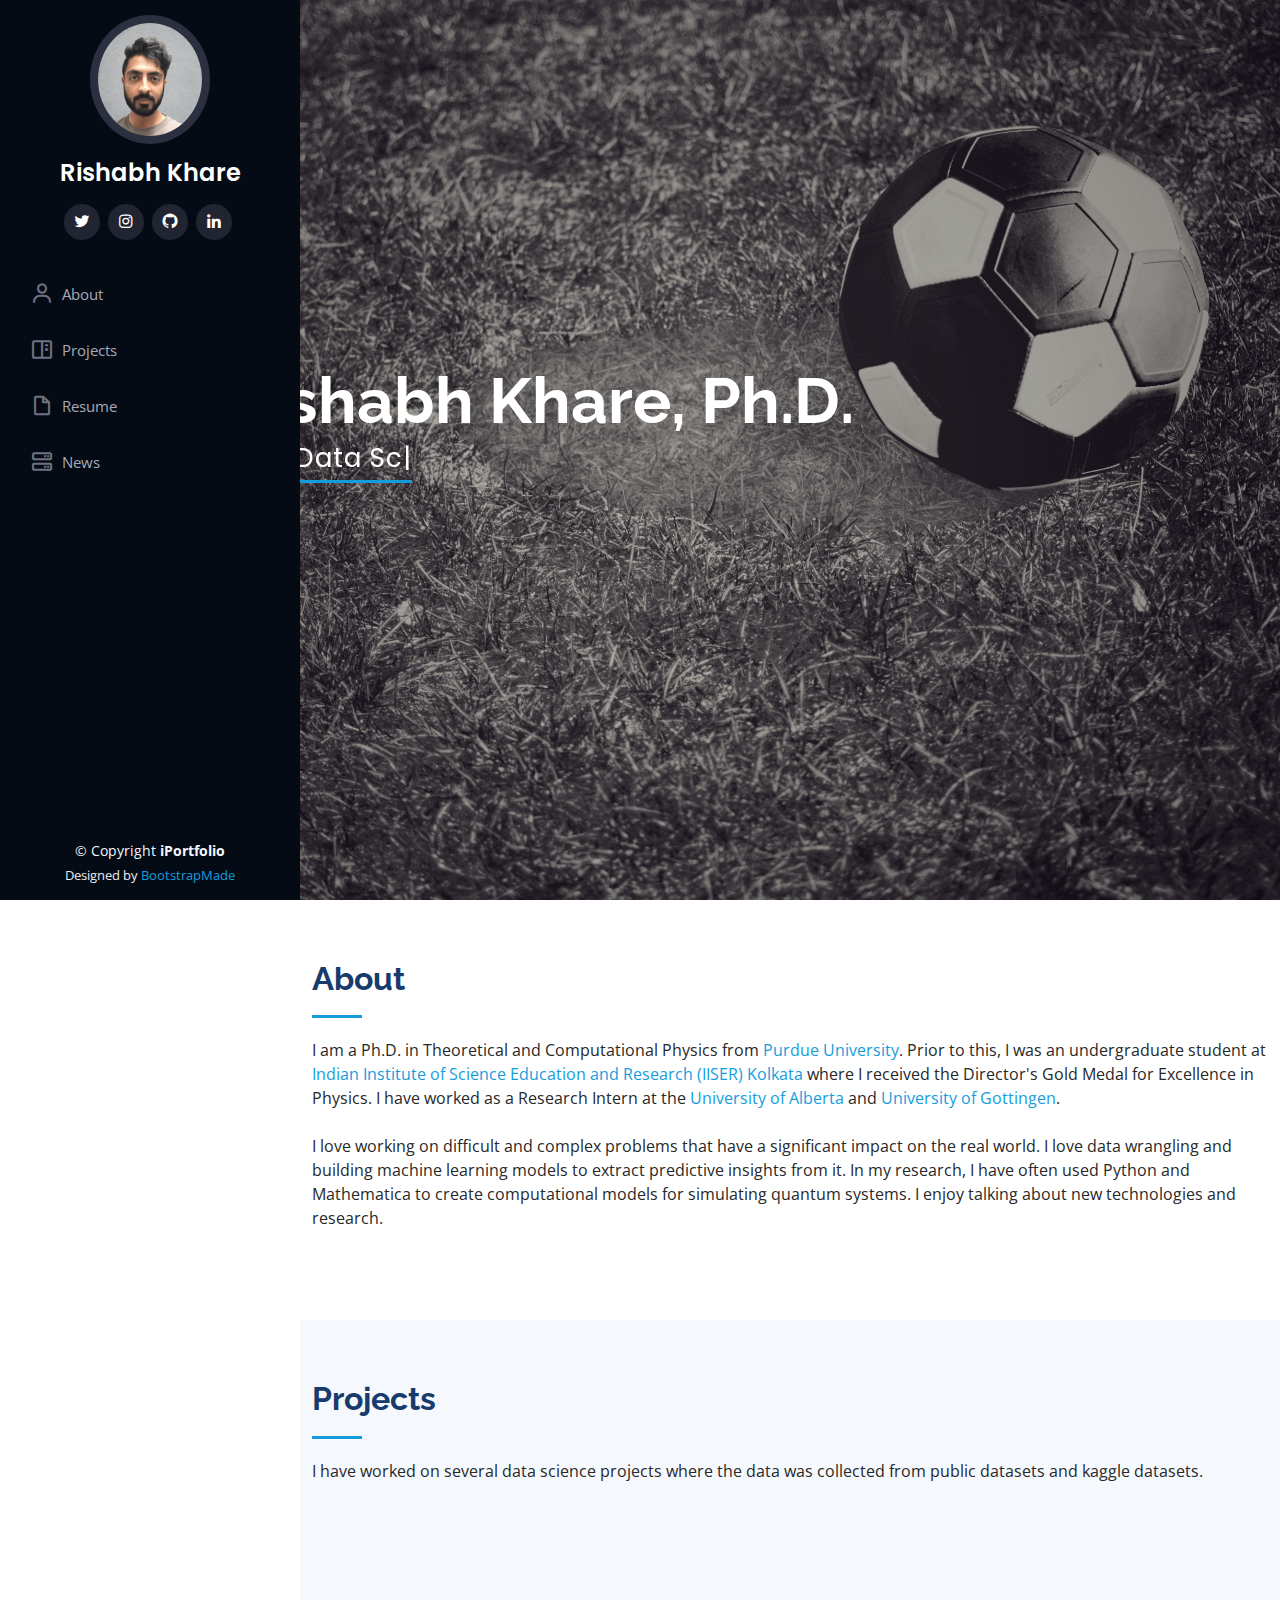
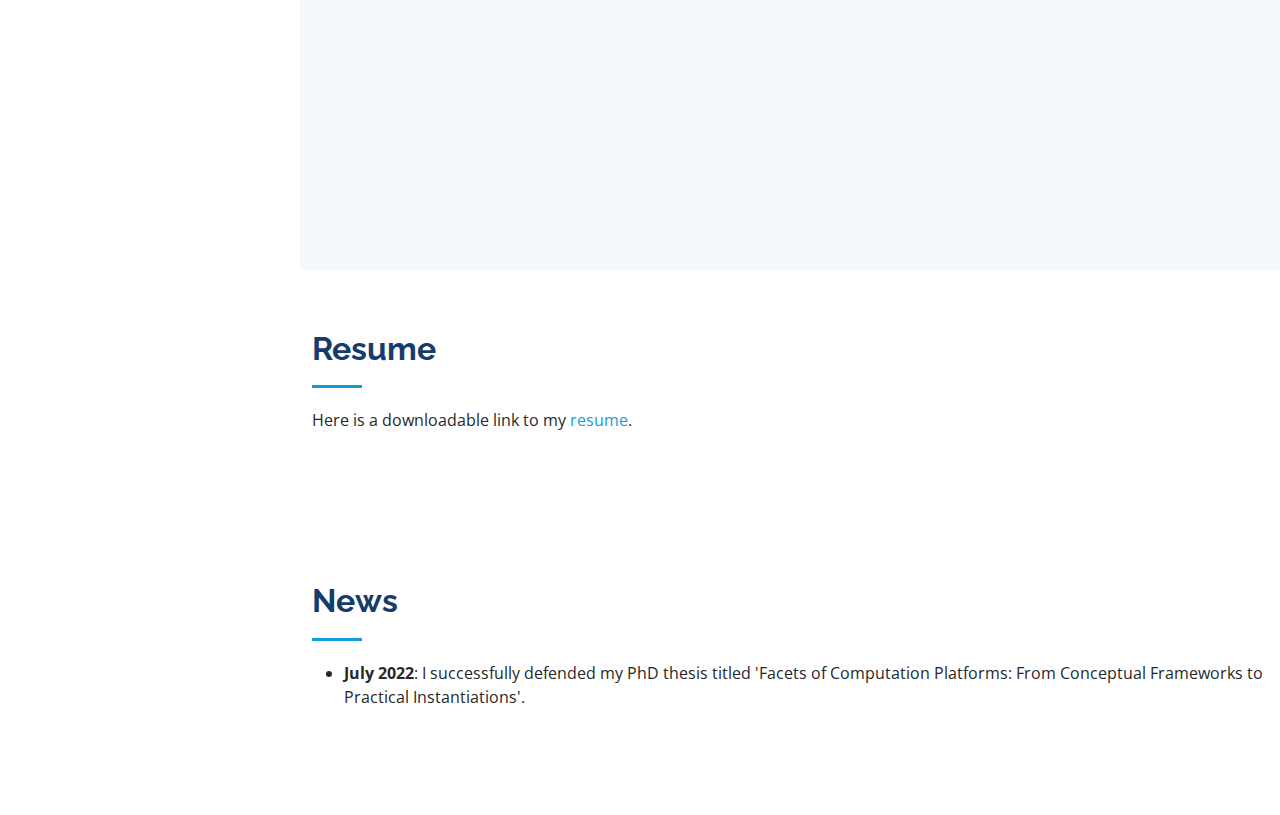
<file: index.html>
<!DOCTYPE html>
<html lang="en">

<head>
  <meta charset="utf-8">
  <meta content="width=device-width, initial-scale=1.0" name="viewport">

  <title>Rishabh Khare - Index</title>
  <meta content="" name="description">
  <meta content="" name="keywords">

  <!-- Favicons -->
  <link href="assets/img/favicon.png" rel="icon">
  <link href="assets/img/apple-touch-icon.png" rel="apple-touch-icon">

  <!-- Google Fonts -->
  <link
    href="https://fonts.googleapis.com/css?family=Open+Sans:300,300i,400,400i,600,600i,700,700i|Raleway:300,300i,400,400i,500,500i,600,600i,700,700i|Poppins:300,300i,400,400i,500,500i,600,600i,700,700i"
    rel="stylesheet">

  <!-- Vendor CSS Files -->
  <link href="assets/vendor/aos/aos.css" rel="stylesheet">
  <link href="assets/vendor/bootstrap/css/bootstrap.min.css" rel="stylesheet">
  <link href="assets/vendor/bootstrap-icons/bootstrap-icons.css" rel="stylesheet">
  <link href="assets/vendor/boxicons/css/boxicons.min.css" rel="stylesheet">
  <link href="assets/vendor/glightbox/css/glightbox.min.css" rel="stylesheet">
  <link href="assets/vendor/swiper/swiper-bundle.min.css" rel="stylesheet">

  <!-- Template Main CSS File -->
  <link href="assets/css/style.css" rel="stylesheet">

  <!-- =======================================================
  * Template Name: iPortfolio - v3.7.0
  * Template URL: https://bootstrapmade.com/iportfolio-bootstrap-portfolio-websites-template/
  * Author: BootstrapMade.com
  * License: https://bootstrapmade.com/license/
  ======================================================== -->
</head>

<body>

  <!-- ======= Mobile nav toggle button ======= -->
  <i class="bi bi-list mobile-nav-toggle d-xl-none"></i>

  <!-- ======= Header ======= -->
  <header id="header">
    <div class="d-flex flex-column">

      <div class="profile">
        <img src="assets/img/profile-img.jpeg" alt="" class="img-fluid rounded-circle">
        <h1 class="text-light"><a href="index.html">Rishabh Khare</a></h1>
        <div class="social-links mt-3 text-center">
          <a href="https://twitter.com/rish_khare" class="twitter"><i class="bx bxl-twitter"></i></a>
          <!-- <a href="#" class="facebook"><i class="bx bxl-facebook"></i></a> -->
          <a href="https://www.instagram.com/amateu_rish/" class="instagram"><i class="bx bxl-instagram"></i></a>
          <!-- <a href="#" class="google-plus"><i class="bx bxl-skype"></i></a> -->
          <a href="https://github.com/rishkhare" class="github"><i class="bx bxl-github"></i></a>
          <a href="https://www.linkedin.com/in/rishabhkhare/" class="linkedin"><i class="bx bxl-linkedin"></i></a>
        </div>
      </div>

      <nav id="navbar" class="nav-menu navbar">
        <ul>
          <!-- <li><a href="#hero" class="nav-link scrollto active"><i class="bx bx-home"></i> <span>Home</span></a></li> -->
          <li><a href="#about" class="nav-link scrollto"><i class="bx bx-user"></i> <span>About</span></a></li>
          <li><a href="#portfolio" class="nav-link scrollto"><i class="bx bx-book-content"></i>
              <span>Projects</span></a></li>
          <li><a href="#resume" class="nav-link scrollto"><i class="bx bx-file-blank"></i> <span>Resume</span></a></li>
          <li><a href="#services" class="nav-link scrollto"><i class="bx bx-server"></i> <span>News</span></a></li>
          <!-- <li><a href="#contact" class="nav-link scrollto"><i class="bx bx-envelope"></i> <span>Contact</span></a></li> -->
        </ul>
      </nav><!-- .nav-menu -->
    </div>
  </header><!-- End Header -->

  <!-- ======= Hero Section ======= -->
  <section id="hero" class="d-flex flex-column justify-content-center align-items-center">
    <div class="hero-container" data-aos="fade-in">
      <h1>Rishabh Khare, Ph.D.</h1>
      <p>I'm a <span class="typed" data-typed-items="Data Scientist, Researcher, Educator"></span></p>
    </div>
  </section>
  <!--End Hero-->

  <main id="main">

    <!-- ======= About Section ======= -->
    <section id="about" class="about">
      <div class="container">

        <div class="section-title">
          <h2>About</h2>
          <p>I am a Ph.D. in Theoretical and Computational Physics from <a href="https://purdue.edu">Purdue
              University</a>. Prior to this,
            I was an undergraduate student at <a href="https://www.iiserkol.ac.in">Indian Institute of Science Education
              and Research (IISER) Kolkata</a> where I received the Director's Gold Medal for Excellence in Physics. I
            have worked as a Research Intern at the <a href="https://www.ualberta.ca">University of Alberta</a> and <a
              href="https://www.uni-goettingen.de/en/1.html">University of Gottingen</a>.</p>
          <br>

          <p> I love working on difficult and complex problems that have a significant impact on the real world. I love
            data wrangling and building machine learning models to extract predictive insights from it. In my research,
            I have often used Python and Mathematica to create computational models for simulating quantum systems. I
            enjoy talking about new technologies and research.
          </p>

        </div>

        <!-- <div class="row">
          <div class="col-lg-4" data-aos="fade-right">
            <img src="assets/img/profile-img.jpg" class="img-fluid" alt="">
          </div>
          <div class="col-lg-8 pt-4 pt-lg-0 content" data-aos="fade-left">
            <h3>UI/UX Designer &amp; Web Developer.</h3>
            <p class="fst-italic">
              Lorem ipsum dolor sit amet, consectetur adipiscing elit, sed do eiusmod tempor incididunt ut labore et
              dolore
              magna aliqua.
            </p>
            <div class="row">
              <div class="col-lg-6">
                <ul>
                  <li><i class="bi bi-chevron-right"></i> <strong>Birthday:</strong> <span>1 May 1995</span></li>
                  <li><i class="bi bi-chevron-right"></i> <strong>Website:</strong> <span>www.example.com</span></li>
                  <li><i class="bi bi-chevron-right"></i> <strong>Phone:</strong> <span>+123 456 7890</span></li>
                  <li><i class="bi bi-chevron-right"></i> <strong>City:</strong> <span>West Lafayette, IN, USA</span>
                  </li>
                </ul>
              </div>
              <div class="col-lg-6">
                <ul>
                  <li><i class="bi bi-chevron-right"></i> <strong>Age:</strong> <span>30</span></li>
                  <li><i class="bi bi-chevron-right"></i> <strong>Degree:</strong> <span>Master</span></li>
                  <li><i class="bi bi-chevron-right"></i> <strong>PhEmailone:</strong> <span>email@example.com</span>
                  </li>
                  <li><i class="bi bi-chevron-right"></i> <strong>Freelance:</strong> <span>Available</span></li>
                </ul>
              </div>
            </div>
            <p>

            </p>
          </div>
        </div> -->

      </div>
    </section><!-- End About Section -->

    <!-- ======= Facts Section ======= -->
    <!-- <section id="facts" class="facts">
      <div class="container">

        <div class="section-title">
          <h2>Facts</h2>
          <p>Magnam dolores commodi suscipit. Necessitatibus eius consequatur ex aliquid fuga eum quidem. Sit sint
            consectetur velit. Quisquam quos quisquam cupiditate. Et nemo qui impedit suscipit alias ea. Quia fugiat sit
            in iste officiis commodi quidem hic quas.</p>
        </div>

        <div class="row no-gutters">

          <div class="col-lg-3 col-md-6 d-md-flex align-items-md-stretch" data-aos="fade-up">
            <div class="count-box">
              <i class="bi bi-emoji-smile"></i>
              <span data-purecounter-start="0" data-purecounter-end="232" data-purecounter-duration="1"
                class="purecounter"></span>
              <p><strong>Happy Clients</strong> consequuntur quae</p>
            </div>
          </div>

          <div class="col-lg-3 col-md-6 d-md-flex align-items-md-stretch" data-aos="fade-up" data-aos-delay="100">
            <div class="count-box">
              <i class="bi bi-journal-richtext"></i>
              <span data-purecounter-start="0" data-purecounter-end="521" data-purecounter-duration="1"
                class="purecounter"></span>
              <p><strong>Projects</strong> adipisci atque cum quia aut</p>
            </div>
          </div>

          <div class="col-lg-3 col-md-6 d-md-flex align-items-md-stretch" data-aos="fade-up" data-aos-delay="200">
            <div class="count-box">
              <i class="bi bi-headset"></i>
              <span data-purecounter-start="0" data-purecounter-end="1453" data-purecounter-duration="1"
                class="purecounter"></span>
              <p><strong>Hours Of Support</strong> aut commodi quaerat</p>
            </div>
          </div>

          <div class="col-lg-3 col-md-6 d-md-flex align-items-md-stretch" data-aos="fade-up" data-aos-delay="300">
            <div class="count-box">
              <i class="bi bi-people"></i>
              <span data-purecounter-start="0" data-purecounter-end="32" data-purecounter-duration="1"
                class="purecounter"></span>
              <p><strong>Hard Workers</strong> rerum asperiores dolor</p>
            </div>
          </div>

        </div>

      </div>
    </section>End Facts Section -->

    <!-- ======= Skills Section ======= -->
    <!-- <section id="skills" class="skills section-bg">
      <div class="container">

        <div class="section-title">
          <h2>Skills</h2>
          <p>Magnam dolores commodi suscipit. Necessitatibus eius consequatur ex aliquid fuga eum quidem. Sit sint
            consectetur velit. Quisquam quos quisquam cupiditate. Et nemo qui impedit suscipit alias ea. Quia fugiat sit
            in iste officiis commodi quidem hic quas.</p>
        </div>

        <div class="row skills-content">

          <div class="col-lg-6" data-aos="fade-up">

            <div class="progress">
              <span class="skill">HTML <i class="val">100%</i></span>
              <div class="progress-bar-wrap">
                <div class="progress-bar" role="progressbar" aria-valuenow="100" aria-valuemin="0" aria-valuemax="100">
                </div>
              </div>
            </div>

            <div class="progress">
              <span class="skill">CSS <i class="val">90%</i></span>
              <div class="progress-bar-wrap">
                <div class="progress-bar" role="progressbar" aria-valuenow="90" aria-valuemin="0" aria-valuemax="100">
                </div>
              </div>
            </div>

            <div class="progress">
              <span class="skill">JavaScript <i class="val">75%</i></span>
              <div class="progress-bar-wrap">
                <div class="progress-bar" role="progressbar" aria-valuenow="75" aria-valuemin="0" aria-valuemax="100">
                </div>
              </div>
            </div>

          </div>

          <div class="col-lg-6" data-aos="fade-up" data-aos-delay="100">

            <div class="progress">
              <span class="skill">PHP <i class="val">80%</i></span>
              <div class="progress-bar-wrap">
                <div class="progress-bar" role="progressbar" aria-valuenow="80" aria-valuemin="0" aria-valuemax="100">
                </div>
              </div>
            </div>

            <div class="progress">
              <span class="skill">WordPress/CMS <i class="val">90%</i></span>
              <div class="progress-bar-wrap">
                <div class="progress-bar" role="progressbar" aria-valuenow="90" aria-valuemin="0" aria-valuemax="100">
                </div>
              </div>
            </div>

            <div class="progress">
              <span class="skill">Photoshop <i class="val">55%</i></span>
              <div class="progress-bar-wrap">
                <div class="progress-bar" role="progressbar" aria-valuenow="55" aria-valuemin="0" aria-valuemax="100">
                </div>
              </div>
            </div>

          </div>

        </div>

      </div>
    </section>End Skills Section -->

    <!-- ======= Portfolio Section ======= -->
    <section id="portfolio" class="portfolio section-bg">
      <div class="container">

        <div class="section-title">
          <h2>Projects</h2>
          <p>I have worked on several data science projects where the data was collected from public datasets and kaggle
            datasets.</p>
        </div>

        <!-- <div class="row" data-aos="fade-up">
          <div class="col-lg-12 d-flex justify-content-center">
            <ul id="portfolio-flters">
              <li data-filter="*" class="filter-active">All</li>
              <li data-filter=".filter-app">Regression</li>
              <li data-filter=".filter-card">Classification</li>
              <li data-filter=".filter-web">Deep Learning</li>
            </ul>
          </div>
        </div> -->

        <div class="row portfolio-container" data-aos="fade-up" data-aos-delay="100">

          <div class="col-lg-4 col-md-6 portfolio-item filter-card">
            <a href="https://github.com/rishkhare/soccer_clustering">
              <img src="assets/img/portfolio/portfolio-3.jpg" class="img-fluid" alt="">
              <div style="text-align: center;">Soccer players similarity clustering</div>
            </a>
          </div>

          <div class="col-lg-4 col-md-6 portfolio-item filter-card">
            <a href="https://github.com/rishkhare/churn_prediction">
              <figure>
                <img src="assets/img/portfolio/portfolio-1.jpg" class="img-fluid" alt="">
                <div style="text-align: center;">Bank Customer Churn Prediction</div>
              </figure>
            </a>
          </div>

          <div class="col-lg-4 col-md-6 portfolio-item filter-card">
            <a href="https://github.com/rishkhare/ev_prediction">
              <img src="assets/img/portfolio/portfolio-2.jpg" class="img-fluid" alt="">
              <div style="text-align: center;">Electric Vehicle Price Prediction</div>
            </a>
          </div>

          <!-- <div class="col-lg-4 col-md-6 portfolio-item filter-app">
            <div class="portfolio-wrap">
              <img src="assets/img/portfolio/portfolio-3.jpg" class="img-fluid" alt="">
              <div class="portfolio-links">
                <a href="assets/img/portfolio/portfolio-3.jpg" data-gallery="portfolioGallery"
                  class="portfolio-lightbox" title="App 2"><i class="bx bx-plus"></i></a>
                <a href="portfolio-details.html" title="More Details"><i class="bx bx-link"></i></a>
              </div>
            </div>
          </div>

          <div class="col-lg-4 col-md-6 portfolio-item filter-card">
            <div class="portfolio-wrap">
              <img src="assets/img/portfolio/portfolio-4.jpg" class="img-fluid" alt="">
              <div class="portfolio-links">
                <a href="assets/img/portfolio/portfolio-4.jpg" data-gallery="portfolioGallery"
                  class="portfolio-lightbox" title="Card 2"><i class="bx bx-plus"></i></a>
                <a href="portfolio-details.html" title="More Details"><i class="bx bx-link"></i></a>
              </div>
            </div>
          </div>

          <div class="col-lg-4 col-md-6 portfolio-item filter-web">
            <div class="portfolio-wrap">
              <img src="assets/img/portfolio/portfolio-5.jpg" class="img-fluid" alt="">
              <div class="portfolio-links">
                <a href="assets/img/portfolio/portfolio-5.jpg" data-gallery="portfolioGallery"
                  class="portfolio-lightbox" title="Web 2"><i class="bx bx-plus"></i></a>
                <a href="portfolio-details.html" title="More Details"><i class="bx bx-link"></i></a>
              </div>
            </div>
          </div>

          <div class="col-lg-4 col-md-6 portfolio-item filter-app">
            <div class="portfolio-wrap">
              <img src="assets/img/portfolio/portfolio-6.jpg" class="img-fluid" alt="">
              <div class="portfolio-links">
                <a href="assets/img/portfolio/portfolio-6.jpg" data-gallery="portfolioGallery"
                  class="portfolio-lightbox" title="App 3"><i class="bx bx-plus"></i></a>
                <a href="portfolio-details.html" title="More Details"><i class="bx bx-link"></i></a>
              </div>
            </div>
          </div>

          <div class="col-lg-4 col-md-6 portfolio-item filter-card">
            <div class="portfolio-wrap">
              <img src="assets/img/portfolio/portfolio-7.jpg" class="img-fluid" alt="">
              <div class="portfolio-links">
                <a href="assets/img/portfolio/portfolio-7.jpg" data-gallery="portfolioGallery"
                  class="portfolio-lightbox" title="Card 1"><i class="bx bx-plus"></i></a>
                <a href="portfolio-details.html" title="More Details"><i class="bx bx-link"></i></a>
              </div>
            </div>
          </div>

          <div class="col-lg-4 col-md-6 portfolio-item filter-card">
            <div class="portfolio-wrap">
              <img src="assets/img/portfolio/portfolio-8.jpg" class="img-fluid" alt="">
              <div class="portfolio-links">
                <a href="assets/img/portfolio/portfolio-8.jpg" data-gallery="portfolioGallery"
                  class="portfolio-lightbox" title="Card 3"><i class="bx bx-plus"></i></a>
                <a href="portfolio-details.html" title="More Details"><i class="bx bx-link"></i></a>
              </div>
            </div>
          </div>

          <div class="col-lg-4 col-md-6 portfolio-item filter-web">
            <div class="portfolio-wrap">
              <img src="assets/img/portfolio/portfolio-9.jpg" class="img-fluid" alt="">
              <div class="portfolio-links">
                <a href="assets/img/portfolio/portfolio-9.jpg" data-gallery="portfolioGallery"
                  class="portfolio-lightbox" title="Web 3"><i class="bx bx-plus"></i></a>
                <a href="portfolio-details.html" title="More Details"><i class="bx bx-link"></i></a>
              </div>
            </div>
          </div> -->

        </div>

      </div>
    </section><!-- End Portfolio Section -->


    <!-- ======= Resume Section ======= -->
    <section id="resume" class="resume">
      <div class="container">

        <div class="section-title">
          <h2>Resume</h2>
          <p>Here is a downloadable link to my <a
              href="https://drive.google.com/file/d/14LeUKU8zxxZ1i7sFgYkAMIUdDCaJ6Edu/view?usp=sharing">resume</a>.</p>
        </div>

      </div>
    </section><!-- End Resume Section -->



    <!-- ======= News Section ======= -->
    <section id="services" class="services">
      <div class="container">

        <div class="section-title">
          <h2>News</h2>
          <p>
          <ul>
            <li><b>July 2022</b>: I successfully defended my PhD thesis titled 'Facets of Computation Platforms: From
              Conceptual
              Frameworks to Practical Instantiations'.</li>
          </ul>
          </p>
        </div>



      </div>
    </section><!-- End News Section -->





  </main><!-- End #main -->

  <!-- ======= Footer ======= -->
  <footer id="footer">
    <div class="container">
      <div class="copyright">
        &copy; Copyright <strong><span>iPortfolio</span></strong>
      </div>
      <div class="credits">
        <!-- All the links in the footer should remain intact. -->
        <!-- You can delete the links only if you purchased the pro version. -->
        <!-- Licensing information: https://bootstrapmade.com/license/ -->
        <!-- Purchase the pro version with working PHP/AJAX contact form: https://bootstrapmade.com/iportfolio-bootstrap-portfolio-websites-template/ -->
        Designed by <a href="https://bootstrapmade.com/">BootstrapMade</a>
      </div>
    </div>
  </footer><!-- End  Footer -->

  <a href="#" class="back-to-top d-flex align-items-center justify-content-center"><i
      class="bi bi-arrow-up-short"></i></a>

  <!-- Vendor JS Files -->
  <script src="assets/vendor/purecounter/purecounter.js"></script>
  <script src="assets/vendor/aos/aos.js"></script>
  <script src="assets/vendor/bootstrap/js/bootstrap.bundle.min.js"></script>
  <script src="assets/vendor/glightbox/js/glightbox.min.js"></script>
  <script src="assets/vendor/isotope-layout/isotope.pkgd.min.js"></script>
  <script src="assets/vendor/swiper/swiper-bundle.min.js"></script>
  <script src="assets/vendor/typed.js/typed.min.js"></script>
  <script src="assets/vendor/waypoints/noframework.waypoints.js"></script>
  <script src="assets/vendor/php-email-form/validate.js"></script>

  <!-- Template Main JS File -->
  <script src="assets/js/main.js"></script>

</body>

</html>
</file>
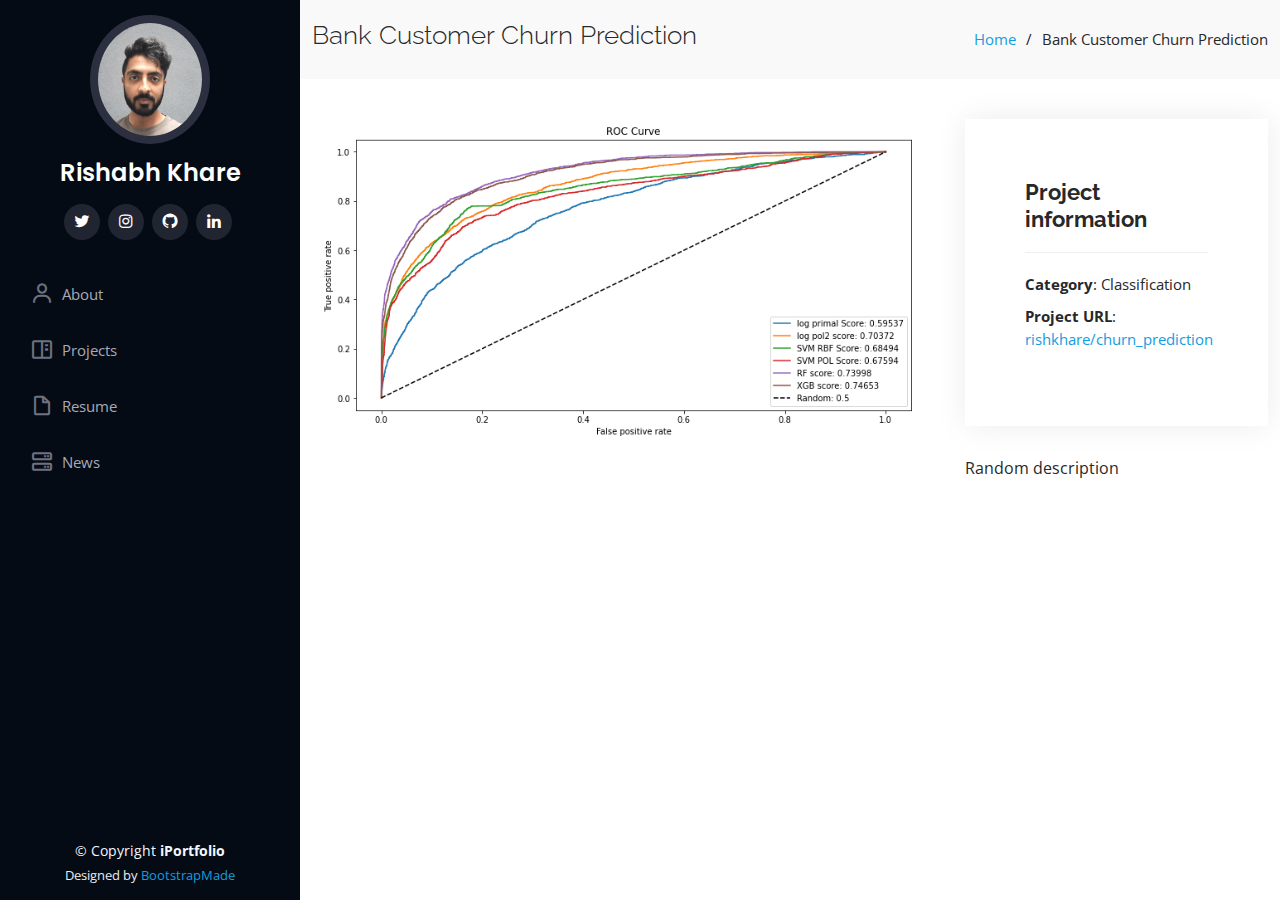
<file: portfolio-1-details.html>
<!DOCTYPE html>
<html lang="en">

<head>
  <meta charset="utf-8">
  <meta content="width=device-width, initial-scale=1.0" name="viewport">

  <title>Portfolio Details - iPortfolio Bootstrap Template</title>
  <meta content="" name="description">
  <meta content="" name="keywords">

  <!-- Favicons -->
  <link href="assets/img/favicon.png" rel="icon">
  <link href="assets/img/apple-touch-icon.png" rel="apple-touch-icon">

  <!-- Google Fonts -->
  <link
    href="https://fonts.googleapis.com/css?family=Open+Sans:300,300i,400,400i,600,600i,700,700i|Raleway:300,300i,400,400i,500,500i,600,600i,700,700i|Poppins:300,300i,400,400i,500,500i,600,600i,700,700i"
    rel="stylesheet">

  <!-- Vendor CSS Files -->
  <link href="assets/vendor/aos/aos.css" rel="stylesheet">
  <link href="assets/vendor/bootstrap/css/bootstrap.min.css" rel="stylesheet">
  <link href="assets/vendor/bootstrap-icons/bootstrap-icons.css" rel="stylesheet">
  <link href="assets/vendor/boxicons/css/boxicons.min.css" rel="stylesheet">
  <link href="assets/vendor/glightbox/css/glightbox.min.css" rel="stylesheet">
  <link href="assets/vendor/swiper/swiper-bundle.min.css" rel="stylesheet">

  <!-- Template Main CSS File -->
  <link href="assets/css/style.css" rel="stylesheet">

  <!-- =======================================================
  * Template Name: iPortfolio - v3.7.0
  * Template URL: https://bootstrapmade.com/iportfolio-bootstrap-portfolio-websites-template/
  * Author: BootstrapMade.com
  * License: https://bootstrapmade.com/license/
  ======================================================== -->
</head>

<body>

  <!-- ======= Mobile nav toggle button ======= -->
  <i class="bi bi-list mobile-nav-toggle d-xl-none"></i>

  <!-- ======= Header ======= -->
  <header id="header">
    <div class="d-flex flex-column">

      <div class="profile">
        <img src="assets/img/profile-img.jpeg" alt="" class="img-fluid rounded-circle">
        <h1 class="text-light"><a href="index.html">Rishabh Khare</a></h1>
        <div class="social-links mt-3 text-center">
          <a href="https://twitter.com/rish_khare" class="twitter"><i class="bx bxl-twitter"></i></a>
          <!-- <a href="#" class="facebook"><i class="bx bxl-facebook"></i></a> -->
          <a href="https://www.instagram.com/amateu_rish/" class="instagram"><i class="bx bxl-instagram"></i></a>
          <!-- <a href="#" class="google-plus"><i class="bx bxl-skype"></i></a> -->
          <a href="https://github.com/rishkhare" class="github"><i class="bx bxl-github"></i></a>
          <a href="https://www.linkedin.com/in/rishabhkhare/" class="linkedin"><i class="bx bxl-linkedin"></i></a>
        </div>
      </div>

      <nav id="navbar" class="nav-menu navbar">
        <ul>
          <!-- <li><a href="#hero" class="nav-link scrollto active"><i class="bx bx-home"></i> <span>Home</span></a></li> -->
          <li><a href="index.html#about" class="nav-link scrollto"><i class="bx bx-user"></i> <span>About</span></a>
          </li>
          <li><a href="index.html#portfolio" class="nav-link scrollto"><i class="bx bx-book-content"></i>
              <span>Projects</span></a></li>
          <li><a href="index.html#resume" class="nav-link scrollto"><i class="bx bx-file-blank"></i>
              <span>Resume</span></a></li>
          <li><a href="index.html#services" class="nav-link scrollto"><i class="bx bx-server"></i> <span>News</span></a>
          </li>
          <!-- <li><a href="#contact" class="nav-link scrollto"><i class="bx bx-envelope"></i> <span>Contact</span></a></li> -->
        </ul>
      </nav><!-- .nav-menu -->
    </div>
  </header><!-- End Header -->

  <main id="main">

    <!-- ======= Breadcrumbs ======= -->
    <section id="breadcrumbs" class="breadcrumbs">
      <div class="container">

        <div class="d-flex justify-content-between align-items-center">
          <h2>Bank Customer Churn Prediction</h2>
          <ol>
            <li><a href="index.html">Home</a></li>
            <li>Bank Customer Churn Prediction</li>
          </ol>
        </div>

      </div>
    </section><!-- End Breadcrumbs -->

    <!-- ======= Portfolio Details Section ======= -->
    <section id="portfolio-details" class="portfolio-details">
      <div class="container">

        <div class="row gy-4">

          <div class="col-lg-8">
            <div class="portfolio-details-slider swiper">
              <div class="swiper-wrapper align-items-center">


                <img src="assets/img/portfolio/portfolio-details-1.png" alt="">




              </div>
              <div class="swiper-pagination"></div>
            </div>
          </div>

          <div class="col-lg-4">
            <div class="portfolio-info">
              <h3>Project information</h3>
              <ul>
                <li><strong>Category</strong>: Classification</li>
                <!-- <li><strong>Client</strong>: ASU Company</li>
                <li><strong>Project date</strong>: 01 March, 2020</li> -->
                <li><strong>Project URL</strong>: <a
                    href="https://github.com/rishkhare/churn_prediction">rishkhare/churn_prediction</a></li>
              </ul>
            </div>
            <div class="portfolio-description">

              <p>
                Random description
              </p>
            </div>
          </div>

        </div>

      </div>
    </section><!-- End Portfolio Details Section -->

  </main><!-- End #main -->

  <!-- ======= Footer ======= -->
  <footer id="footer">
    <div class="container">
      <div class="copyright">
        &copy; Copyright <strong><span>iPortfolio</span></strong>
      </div>
      <div class="credits">
        <!-- All the links in the footer should remain intact. -->
        <!-- You can delete the links only if you purchased the pro version. -->
        <!-- Licensing information: https://bootstrapmade.com/license/ -->
        <!-- Purchase the pro version with working PHP/AJAX contact form: https://bootstrapmade.com/iportfolio-bootstrap-portfolio-websites-template/ -->
        Designed by <a href="https://bootstrapmade.com/">BootstrapMade</a>
      </div>
    </div>
  </footer><!-- End  Footer -->

  <a href="#" class="back-to-top d-flex align-items-center justify-content-center"><i
      class="bi bi-arrow-up-short"></i></a>

  <!-- Vendor JS Files -->
  <script src="assets/vendor/purecounter/purecounter.js"></script>
  <script src="assets/vendor/aos/aos.js"></script>
  <script src="assets/vendor/bootstrap/js/bootstrap.bundle.min.js"></script>
  <script src="assets/vendor/glightbox/js/glightbox.min.js"></script>
  <script src="assets/vendor/isotope-layout/isotope.pkgd.min.js"></script>
  <script src="assets/vendor/swiper/swiper-bundle.min.js"></script>
  <script src="assets/vendor/typed.js/typed.min.js"></script>
  <script src="assets/vendor/waypoints/noframework.waypoints.js"></script>
  <script src="assets/vendor/php-email-form/validate.js"></script>

  <!-- Template Main JS File -->
  <script src="assets/js/main.js"></script>

</body>

</html>
</file>
<file: assets/css/style.css>
/**
* Template Name: iPortfolio - v3.7.0
* Template URL: https://bootstrapmade.com/iportfolio-bootstrap-portfolio-websites-template/
* Author: BootstrapMade.com
* License: https://bootstrapmade.com/license/
*/

/*--------------------------------------------------------------
# General
--------------------------------------------------------------*/
body {
  font-family: "Open Sans", sans-serif;
  color: #272829;
}

a {
  color: #149ddd;
  text-decoration: none;
}

a:hover {
  color: #37b3ed;
  text-decoration: none;
}

h1,
h2,
h3,
h4,
h5,
h6 {
  font-family: "Raleway", sans-serif;
}


/*--------------------------------------------------------------
# Back to top button
--------------------------------------------------------------*/
.back-to-top {
  position: fixed;
  visibility: hidden;
  opacity: 0;
  right: 15px;
  bottom: 15px;
  z-index: 996;
  background: #149ddd;
  width: 40px;
  height: 40px;
  border-radius: 50px;
  transition: all 0.4s;
}

.back-to-top i {
  font-size: 28px;
  color: #fff;
  line-height: 0;
}

.back-to-top:hover {
  background: #2eafec;
  color: #fff;
}

.back-to-top.active {
  visibility: visible;
  opacity: 1;
}

/*--------------------------------------------------------------
# Header
--------------------------------------------------------------*/
#header {
  position: fixed;
  top: 0;
  left: 0;
  bottom: 0;
  width: 300px;
  transition: all ease-in-out 0.5s;
  z-index: 9997;
  transition: all 0.5s;
  padding: 0 15px;
  background: #040b14;
  overflow-y: auto;
}

#header .profile img {
  margin: 15px auto;
  display: block;
  width: 120px;
  border: 8px solid #2c2f3f;
}

#header .profile h1 {
  font-size: 24px;
  margin: 0;
  padding: 0;
  font-weight: 600;
  -moz-text-align-last: center;
  text-align-last: center;
  font-family: "Poppins", sans-serif;
}

#header .profile h1 a,
#header .profile h1 a:hover {
  color: #fff;
  text-decoration: none;
}

#header .profile .social-links a {
  font-size: 18px;
  display: inline-block;
  background: #212431;
  color: #fff;
  line-height: 1;
  padding: 8px 0;
  margin-right: 4px;
  border-radius: 50%;
  text-align: center;
  width: 36px;
  height: 36px;
  transition: 0.3s;
}

#header .profile .social-links a:hover {
  background: #149ddd;
  color: #fff;
  text-decoration: none;
}

#main {
  margin-left: 300px;
}

@media (max-width: 1199px) {
  #header {
    left: -300px;
  }

  #main {
    margin-left: 0;
  }
}

/*--------------------------------------------------------------
# Navigation Menu
--------------------------------------------------------------*/
/* Desktop Navigation */
.nav-menu {
  padding: 30px 0 0 0;
}

.nav-menu * {
  margin: 0;
  padding: 0;
  list-style: none;
}

.nav-menu>ul>li {
  position: relative;
  white-space: nowrap;
}

.nav-menu a,
.nav-menu a:focus {
  display: flex;
  align-items: center;
  color: #a8a9b4;
  padding: 12px 15px;
  margin-bottom: 8px;
  transition: 0.3s;
  font-size: 15px;
}

.nav-menu a i,
.nav-menu a:focus i {
  font-size: 24px;
  padding-right: 8px;
  color: #6f7180;
}

.nav-menu a:hover,
.nav-menu .active,
.nav-menu .active:focus,
.nav-menu li:hover>a {
  text-decoration: none;
  color: #fff;
}

.nav-menu a:hover i,
.nav-menu .active i,
.nav-menu .active:focus i,
.nav-menu li:hover>a i {
  color: #149ddd;
}

/* Mobile Navigation */
.mobile-nav-toggle {
  position: fixed;
  right: 15px;
  top: 15px;
  z-index: 9998;
  border: 0;
  font-size: 24px;
  transition: all 0.4s;
  outline: none !important;
  background-color: #149ddd;
  color: #fff;
  width: 40px;
  height: 40px;
  display: inline-flex;
  align-items: center;
  justify-content: center;
  line-height: 0;
  border-radius: 50px;
  cursor: pointer;
}

.mobile-nav-active {
  overflow: hidden;
}

.mobile-nav-active #header {
  left: 0;
}

/*--------------------------------------------------------------
# Hero Section
--------------------------------------------------------------*/
#hero {
  width: 100%;
  height: 100vh;
  background: url("../img/hero-bg.jpg") top center;
  background-size: cover;
}

#hero:before {
  content: "";
  background: rgba(5, 13, 24, 0.3);
  position: absolute;
  bottom: 0;
  top: 0;
  left: 0;
  right: 0;
  z-index: 1;
}

#hero .hero-container {
  position: relative;
  left: -100px;
  /* added for changing the position */
  z-index: 2;
  min-width: 300px;
}

#hero h1 {
  margin: 0 0 10px 0;
  font-size: 64px;
  font-weight: 700;
  line-height: 56px;
  color: #fff;
}

#hero p {
  color: #fff;
  margin-bottom: 50px;
  font-size: 26px;
  font-family: "Poppins", sans-serif;
}

#hero p span {
  color: #fff;
  padding-bottom: 4px;
  letter-spacing: 1px;
  border-bottom: 3px solid #149ddd;
}

@media (min-width: 1024px) {
  #hero {
    background-attachment: fixed;
  }
}

@media (max-width: 768px) {
  #hero h1 {
    font-size: 28px;
    line-height: 36px;
  }

  #hero h2 {
    font-size: 18px;
    line-height: 24px;
    margin-bottom: 30px;
  }
}

/*--------------------------------------------------------------
# Sections General
--------------------------------------------------------------*/
section {
  padding: 60px 0;
  overflow: hidden;
}

.section-bg {
  background: #f5f8fd;
}

.section-title {
  padding-bottom: 30px;
}

.section-title h2 {
  font-size: 32px;
  font-weight: bold;
  margin-bottom: 20px;
  padding-bottom: 20px;
  position: relative;
  color: #173b6c;
}

.section-title h2::after {
  content: "";
  position: absolute;
  display: block;
  width: 50px;
  height: 3px;
  background: #149ddd;
  bottom: 0;
  left: 0;
}

.section-title p {
  margin-bottom: 0;
}

/*--------------------------------------------------------------
# About
--------------------------------------------------------------*/
.about .content h3 {
  font-weight: 700;
  font-size: 26px;
  color: #173b6c;
}

.about .content ul {
  list-style: none;
  padding: 0;
}

.about .content ul li {
  margin-bottom: 20px;
  display: flex;
  align-items: center;
}

.about .content ul strong {
  margin-right: 10px;
}

.about .content ul i {
  font-size: 16px;
  margin-right: 5px;
  color: #149ddd;
  line-height: 0;
}

.about .content p:last-child {
  margin-bottom: 0;
}

/*--------------------------------------------------------------
# Facts
--------------------------------------------------------------*/
.facts {
  padding-bottom: 30px;
}

.facts .count-box {
  padding: 30px;
  width: 100%;
}

.facts .count-box i {
  display: block;
  font-size: 44px;
  color: #149ddd;
  float: left;
  line-height: 0;
}

.facts .count-box span {
  font-size: 48px;
  line-height: 40px;
  display: block;
  font-weight: 700;
  color: #050d18;
  margin-left: 60px;
}

.facts .count-box p {
  padding: 15px 0 0 0;
  margin: 0 0 0 60px;
  font-family: "Raleway", sans-serif;
  font-size: 14px;
  color: #122f57;
}

.facts .count-box a {
  font-weight: 600;
  display: block;
  margin-top: 20px;
  color: #122f57;
  font-size: 15px;
  font-family: "Poppins", sans-serif;
  transition: ease-in-out 0.3s;
}

.facts .count-box a:hover {
  color: #1f5297;
}

/*--------------------------------------------------------------
# Akills
--------------------------------------------------------------*/
.skills .progress {
  height: 60px;
  display: block;
  background: none;
  border-radius: 0;
}

.skills .progress .skill {
  padding: 0;
  margin: 0 0 6px 0;
  text-transform: uppercase;
  display: block;
  font-weight: 600;
  font-family: "Poppins", sans-serif;
  color: #050d18;
}

.skills .progress .skill .val {
  float: right;
  font-style: normal;
}

.skills .progress-bar-wrap {
  background: #dce8f8;
  height: 10px;
}

.skills .progress-bar {
  width: 1px;
  height: 10px;
  transition: 0.9s;
  background-color: #149ddd;
}

/*--------------------------------------------------------------
# Resume
--------------------------------------------------------------*/
.resume .resume-title {
  font-size: 26px;
  font-weight: 700;
  margin-top: 20px;
  margin-bottom: 20px;
  color: #050d18;
}

.resume .resume-item {
  padding: 0 0 20px 20px;
  margin-top: -2px;
  border-left: 2px solid #1f5297;
  position: relative;
}

.resume .resume-item h4 {
  line-height: 18px;
  font-size: 18px;
  font-weight: 600;
  text-transform: uppercase;
  font-family: "Poppins", sans-serif;
  color: #050d18;
  margin-bottom: 10px;
}

.resume .resume-item h5 {
  font-size: 16px;
  background: #e4edf9;
  padding: 5px 15px;
  display: inline-block;
  font-weight: 600;
  margin-bottom: 10px;
}

.resume .resume-item ul {
  padding-left: 20px;
}

.resume .resume-item ul li {
  padding-bottom: 10px;
}

.resume .resume-item:last-child {
  padding-bottom: 0;
}

.resume .resume-item::before {
  content: "";
  position: absolute;
  width: 16px;
  height: 16px;
  border-radius: 50px;
  left: -9px;
  top: 0;
  background: #fff;
  border: 2px solid #1f5297;
}

/*--------------------------------------------------------------
# Portfolio
--------------------------------------------------------------*/
.portfolio .portfolio-item {
  margin-bottom: 30px;
}

.portfolio #portfolio-flters {
  padding: 0;
  margin: 0 auto 35px auto;
  list-style: none;
  text-align: center;
  background: #fff;
  border-radius: 50px;
  padding: 2px 15px;
}

.portfolio #portfolio-flters li {
  cursor: pointer;
  display: inline-block;
  padding: 10px 15px 8px 15px;
  font-size: 14px;
  font-weight: 600;
  line-height: 1;
  text-transform: uppercase;
  color: #272829;
  margin-bottom: 5px;
  transition: all 0.3s ease-in-out;
}

.portfolio #portfolio-flters li:hover,
.portfolio #portfolio-flters li.filter-active {
  color: #149ddd;
}

.portfolio #portfolio-flters li:last-child {
  margin-right: 0;
}

.portfolio .portfolio-wrap {
  transition: 0.3s;
  position: relative;
  overflow: hidden;
  z-index: 1;
}

.portfolio .portfolio-wrap::before {
  content: "";
  background: rgba(255, 255, 255, 0.5);
  position: absolute;
  left: 0;
  right: 0;
  top: 0;
  bottom: 0;
  transition: all ease-in-out 0.3s;
  z-index: 2;
  opacity: 0;
}

.portfolio .portfolio-wrap .portfolio-links {
  opacity: 1;
  left: 0;
  right: 0;
  bottom: -60px;
  z-index: 3;
  position: absolute;
  transition: all ease-in-out 0.3s;
  display: flex;
  justify-content: center;
}

.portfolio .portfolio-wrap .portfolio-links a {
  color: #fff;
  font-size: 28px;
  text-align: center;
  background: rgba(20, 157, 221, 0.75);
  transition: 0.3s;
  width: 50%;
}

.portfolio .portfolio-wrap .portfolio-links a:hover {
  background: rgba(20, 157, 221, 0.95);
}

.portfolio .portfolio-wrap .portfolio-links a+a {
  border-left: 1px solid #37b3ed;
}

.portfolio .portfolio-wrap:hover::before {
  top: 0;
  left: 0;
  right: 0;
  bottom: 0;
  opacity: 1;
}

.portfolio .portfolio-wrap:hover .portfolio-links {
  opacity: 1;
  bottom: 0;
}

/*--------------------------------------------------------------
# Portfolio Details
--------------------------------------------------------------*/
.portfolio-details {
  padding-top: 40px;
}

.portfolio-details .portfolio-details-slider img {
  width: 100%;
}

.portfolio-details .portfolio-details-slider .swiper-pagination {
  margin-top: 20px;
  position: relative;
}

.portfolio-details .portfolio-details-slider .swiper-pagination .swiper-pagination-bullet {
  width: 12px;
  height: 12px;
  background-color: #fff;
  opacity: 1;
  border: 1px solid #149ddd;
}

.portfolio-details .portfolio-details-slider .swiper-pagination .swiper-pagination-bullet-active {
  background-color: #149ddd;
}

.portfolio-details .portfolio-info {
  padding: 60px;
  box-shadow: 0px 0 30px rgba(5, 13, 24, 0.08);
}

.portfolio-details .portfolio-info h3 {
  font-size: 22px;
  font-weight: 700;
  margin-bottom: 20px;
  padding-bottom: 20px;
  border-bottom: 1px solid #eee;
}

.portfolio-details .portfolio-info ul {
  list-style: none;
  padding: 0;
  font-size: 15px;
}

.portfolio-details .portfolio-info ul li+li {
  margin-top: 10px;
}

.portfolio-details .portfolio-description {
  padding-top: 30px;
}

.portfolio-details .portfolio-description h2 {
  font-size: 26px;
  font-weight: 700;
  margin-bottom: 20px;
}

.portfolio-details .portfolio-description p {
  padding: 0;
}

/*--------------------------------------------------------------
# Services
--------------------------------------------------------------*/
.services .icon-box {
  margin-bottom: 20px;
}

.services .icon {
  float: left;
  display: flex;
  align-items: center;
  justify-content: center;
  width: 54px;
  height: 54px;
  background: #149ddd;
  border-radius: 50%;
  transition: 0.5s;
  border: 1px solid #149ddd;
}

.services .icon i {
  color: #fff;
  font-size: 24px;
  line-height: 0;
}

.services .icon-box:hover .icon {
  background: #fff;
}

.services .icon-box:hover .icon i {
  color: #149ddd;
}

.services .title {
  margin-left: 80px;
  font-weight: 700;
  margin-bottom: 15px;
  font-size: 18px;
}

.services .title a {
  color: #343a40;
}

.services .title a:hover {
  color: #149ddd;
}

.services .description {
  margin-left: 80px;
  line-height: 24px;
  font-size: 14px;
}

/*--------------------------------------------------------------
# Testimonials
--------------------------------------------------------------*/
.testimonials .testimonials-carousel,
.testimonials .testimonials-slider {
  overflow: hidden;
}

.testimonials .testimonial-item {
  box-sizing: content-box;
  text-align: center;
  min-height: 320px;
}

.testimonials .testimonial-item .testimonial-img {
  width: 90px;
  border-radius: 50%;
  margin: 0 auto;
}

.testimonials .testimonial-item h3 {
  font-size: 18px;
  font-weight: bold;
  margin: 10px 0 5px 0;
  color: #111;
}

.testimonials .testimonial-item h4 {
  font-size: 14px;
  color: #999;
  margin: 0;
}

.testimonials .testimonial-item .quote-icon-left,
.testimonials .testimonial-item .quote-icon-right {
  color: #c3e8fa;
  font-size: 26px;
}

.testimonials .testimonial-item .quote-icon-left {
  display: inline-block;
  left: -5px;
  position: relative;
}

.testimonials .testimonial-item .quote-icon-right {
  display: inline-block;
  right: -5px;
  position: relative;
  top: 10px;
}

.testimonials .testimonial-item p {
  font-style: italic;
  margin: 0 15px 15px 15px;
  padding: 20px;
  background: #fff;
  position: relative;
  margin-bottom: 35px;
  border-radius: 6px;
  box-shadow: 0px 2px 15px rgba(0, 0, 0, 0.1);
}

.testimonials .testimonial-item p::after {
  content: "";
  width: 0;
  height: 0;
  border-top: 20px solid #fff;
  border-right: 20px solid transparent;
  border-left: 20px solid transparent;
  position: absolute;
  bottom: -20px;
  left: calc(50% - 20px);
}

.testimonials .swiper-pagination {
  margin-top: 20px;
  position: relative;
}

.testimonials .swiper-pagination .swiper-pagination-bullet {
  width: 12px;
  height: 12px;
  background-color: #fff;
  opacity: 1;
  border: 1px solid #149ddd;
}

.testimonials .swiper-pagination .swiper-pagination-bullet-active {
  background-color: #149ddd;
}

/*--------------------------------------------------------------
# Contact
--------------------------------------------------------------*/
.contact {
  padding-bottom: 130px;
}

.contact .info {
  padding: 30px;
  background: #fff;
  width: 100%;
  box-shadow: 0 0 24px 0 rgba(0, 0, 0, 0.12);
}

.contact .info i {
  font-size: 20px;
  color: #149ddd;
  float: left;
  width: 44px;
  height: 44px;
  background: #dff3fc;
  display: flex;
  justify-content: center;
  align-items: center;
  border-radius: 50px;
  transition: all 0.3s ease-in-out;
}

.contact .info h4 {
  padding: 0 0 0 60px;
  font-size: 22px;
  font-weight: 600;
  margin-bottom: 5px;
  color: #050d18;
}

.contact .info p {
  padding: 0 0 10px 60px;
  margin-bottom: 20px;
  font-size: 14px;
  color: #173b6c;
}

.contact .info .email p {
  padding-top: 5px;
}

.contact .info .social-links {
  padding-left: 60px;
}

.contact .info .social-links a {
  font-size: 18px;
  display: inline-block;
  background: #333;
  color: #fff;
  line-height: 1;
  padding: 8px 0;
  border-radius: 50%;
  text-align: center;
  width: 36px;
  height: 36px;
  transition: 0.3s;
  margin-right: 10px;
}

.contact .info .social-links a:hover {
  background: #149ddd;
  color: #fff;
}

.contact .info .email:hover i,
.contact .info .address:hover i,
.contact .info .phone:hover i {
  background: #149ddd;
  color: #fff;
}

.contact .php-email-form {
  width: 100%;
  padding: 30px;
  background: #fff;
  box-shadow: 0 0 24px 0 rgba(0, 0, 0, 0.12);
}

.contact .php-email-form .form-group {
  padding-bottom: 8px;
}

.contact .php-email-form .validate {
  display: none;
  color: red;
  margin: 0 0 15px 0;
  font-weight: 400;
  font-size: 13px;
}

.contact .php-email-form .error-message {
  display: none;
  color: #fff;
  background: #ed3c0d;
  text-align: left;
  padding: 15px;
  font-weight: 600;
}

.contact .php-email-form .error-message br+br {
  margin-top: 25px;
}

.contact .php-email-form .sent-message {
  display: none;
  color: #fff;
  background: #18d26e;
  text-align: center;
  padding: 15px;
  font-weight: 600;
}

.contact .php-email-form .loading {
  display: none;
  background: #fff;
  text-align: center;
  padding: 15px;
}

.contact .php-email-form .loading:before {
  content: "";
  display: inline-block;
  border-radius: 50%;
  width: 24px;
  height: 24px;
  margin: 0 10px -6px 0;
  border: 3px solid #18d26e;
  border-top-color: #eee;
  -webkit-animation: animate-loading 1s linear infinite;
  animation: animate-loading 1s linear infinite;
}

.contact .php-email-form .form-group {
  margin-bottom: 15px;
}

.contact .php-email-form label {
  padding-bottom: 8px;
}

.contact .php-email-form input,
.contact .php-email-form textarea {
  border-radius: 0;
  box-shadow: none;
  font-size: 14px;
}

.contact .php-email-form input {
  height: 44px;
}

.contact .php-email-form textarea {
  padding: 10px 15px;
}

.contact .php-email-form button[type=submit] {
  background: #149ddd;
  border: 0;
  padding: 10px 24px;
  color: #fff;
  transition: 0.4s;
  border-radius: 4px;
}

.contact .php-email-form button[type=submit]:hover {
  background: #37b3ed;
}

@-webkit-keyframes animate-loading {
  0% {
    transform: rotate(0deg);
  }

  100% {
    transform: rotate(360deg);
  }
}

@keyframes animate-loading {
  0% {
    transform: rotate(0deg);
  }

  100% {
    transform: rotate(360deg);
  }
}

/*--------------------------------------------------------------
# Breadcrumbs
--------------------------------------------------------------*/
.breadcrumbs {
  padding: 20px 0;
  background: #f9f9f9;
}

.breadcrumbs h2 {
  font-size: 26px;
  font-weight: 300;
}

.breadcrumbs ol {
  display: flex;
  flex-wrap: wrap;
  list-style: none;
  padding: 0;
  margin: 0;
  font-size: 15px;
}

.breadcrumbs ol li+li {
  padding-left: 10px;
}

.breadcrumbs ol li+li::before {
  display: inline-block;
  padding-right: 10px;
  color: #0e2442;
  content: "/";
}

@media (max-width: 768px) {
  .breadcrumbs .d-flex {
    display: block !important;
  }

  .breadcrumbs ol {
    display: block;
  }

  .breadcrumbs ol li {
    display: inline-block;
  }
}

/*--------------------------------------------------------------
# Footer
--------------------------------------------------------------*/
#footer {
  padding: 15px;
  color: #f4f6fd;
  font-size: 14px;
  position: fixed;
  left: 0;
  bottom: 0;
  width: 300px;
  z-index: 9999;
  background: #040b14;
}

#footer .copyright {
  text-align: center;
}

#footer .credits {
  padding-top: 5px;
  text-align: center;
  font-size: 13px;
  color: #eaebf0;
}

@media (max-width: 1199px) {
  #footer {
    position: static;
    width: auto;
    padding-right: 20px 15px;
  }
}
</file>
